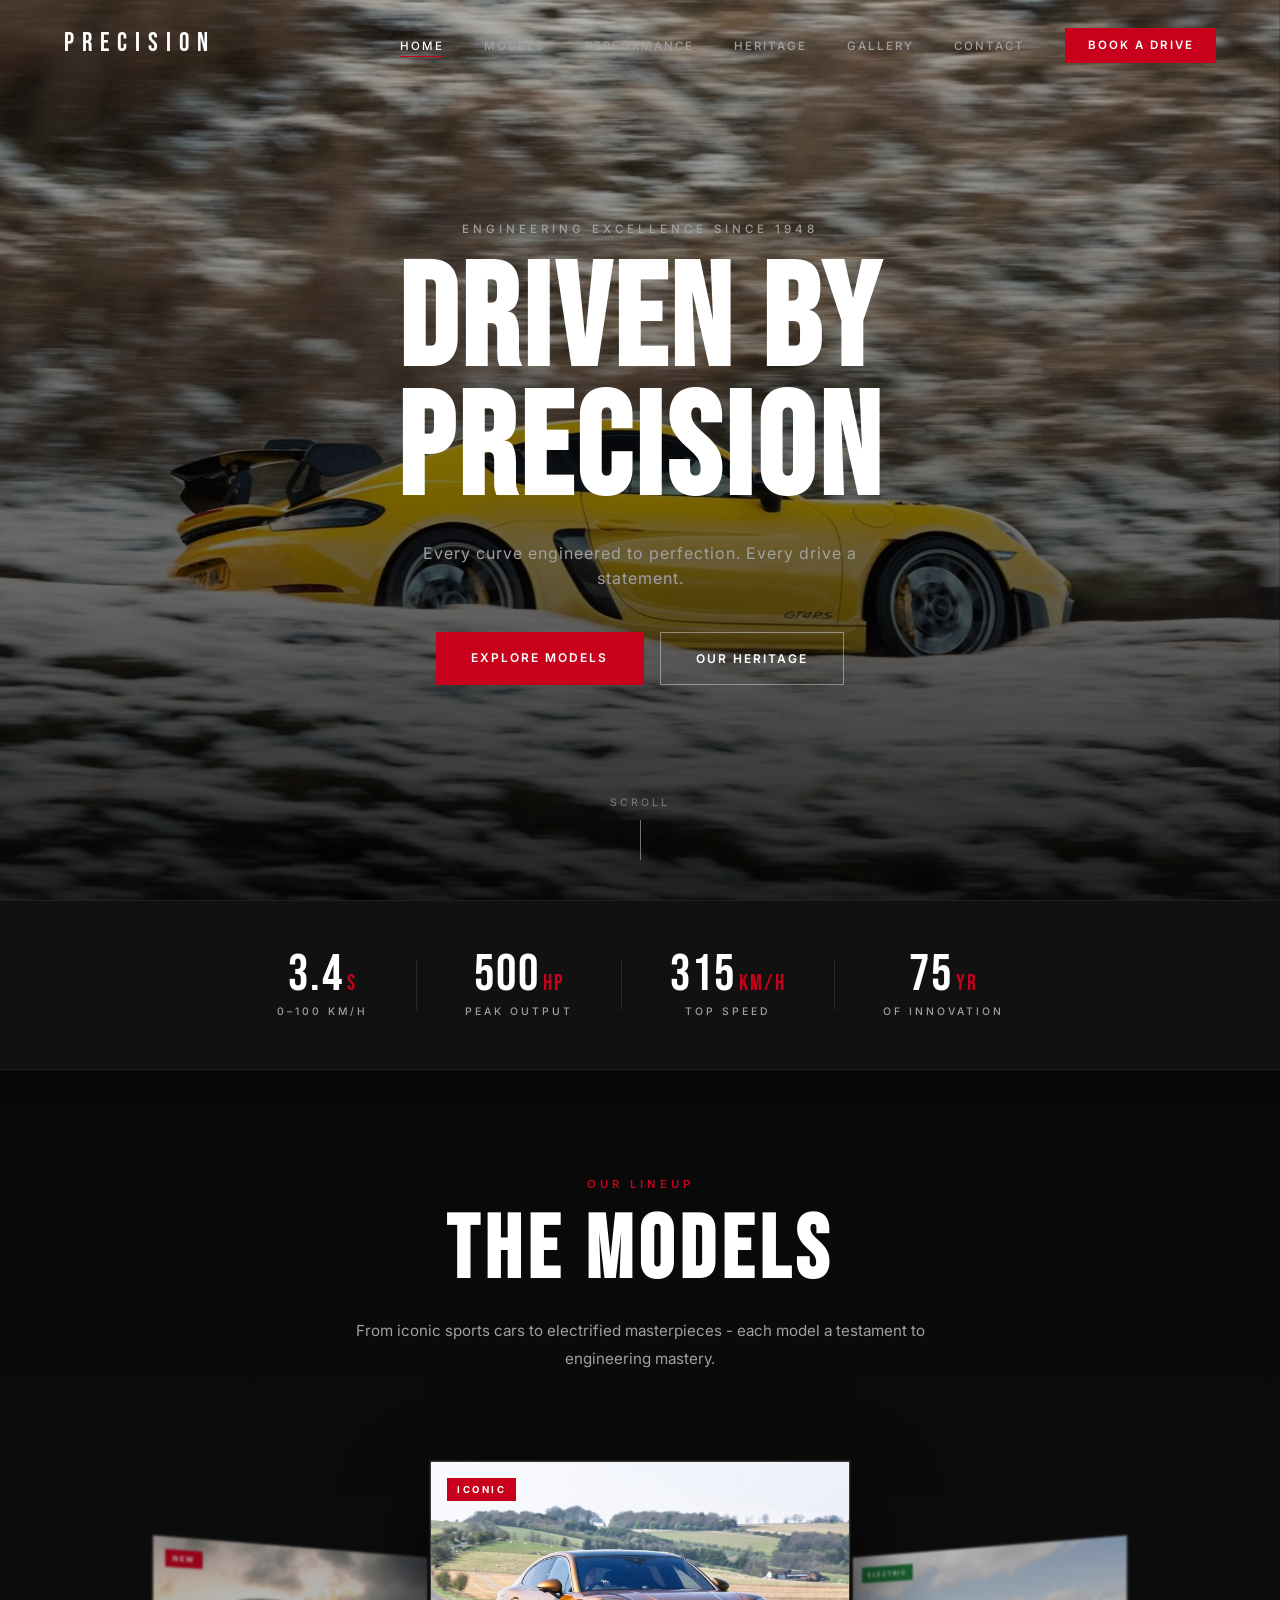
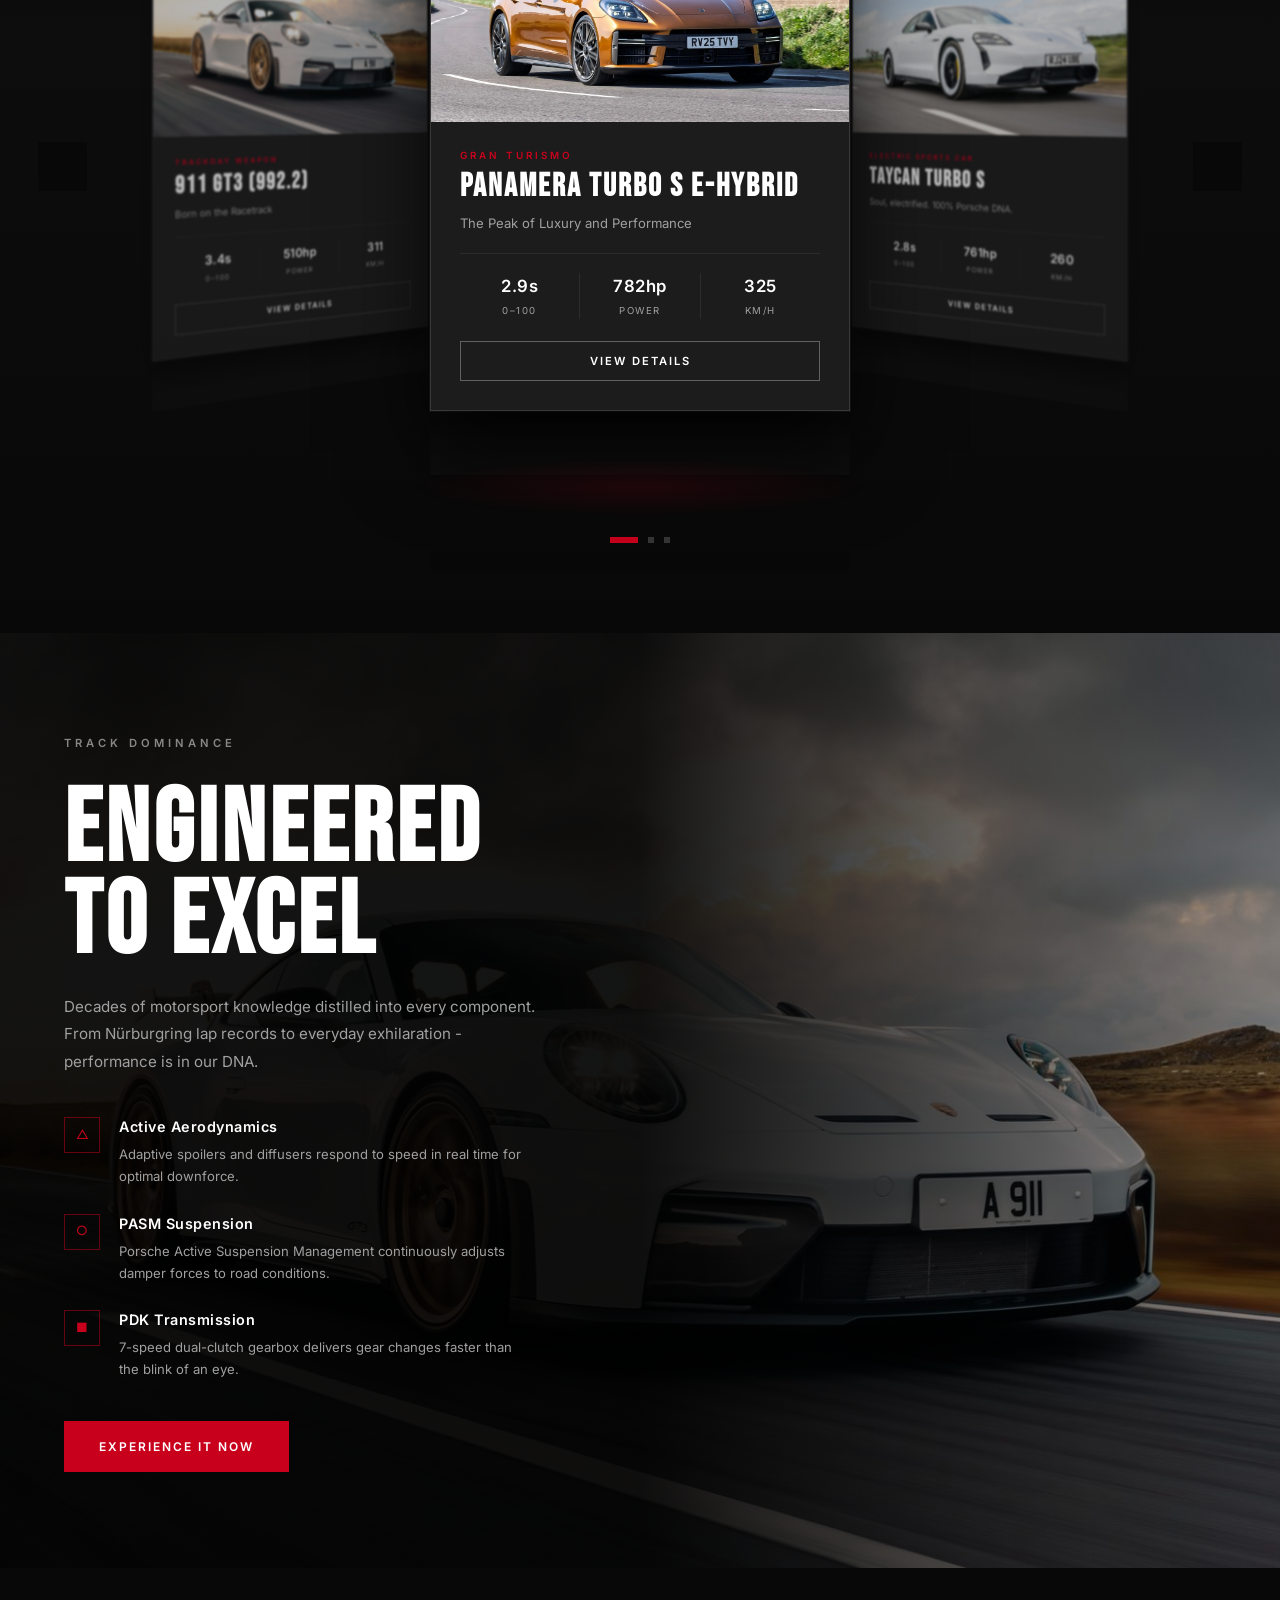
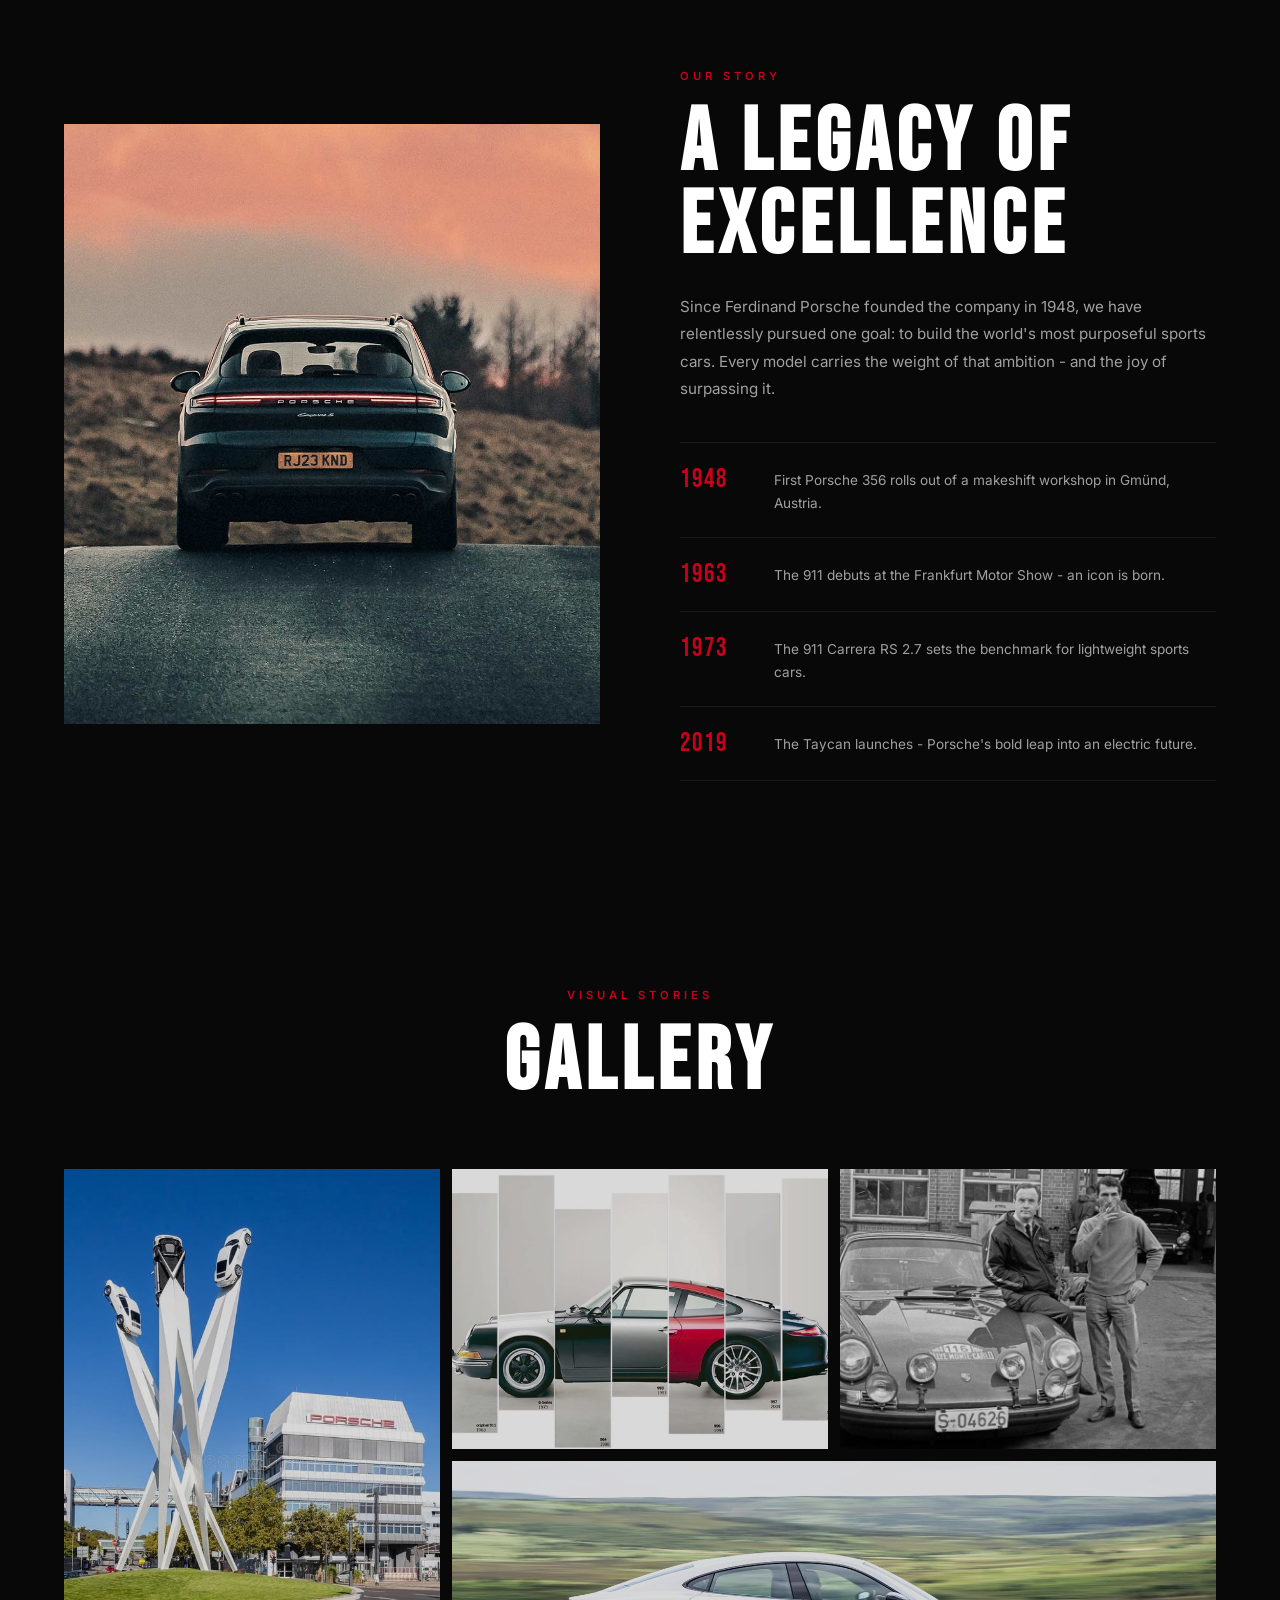
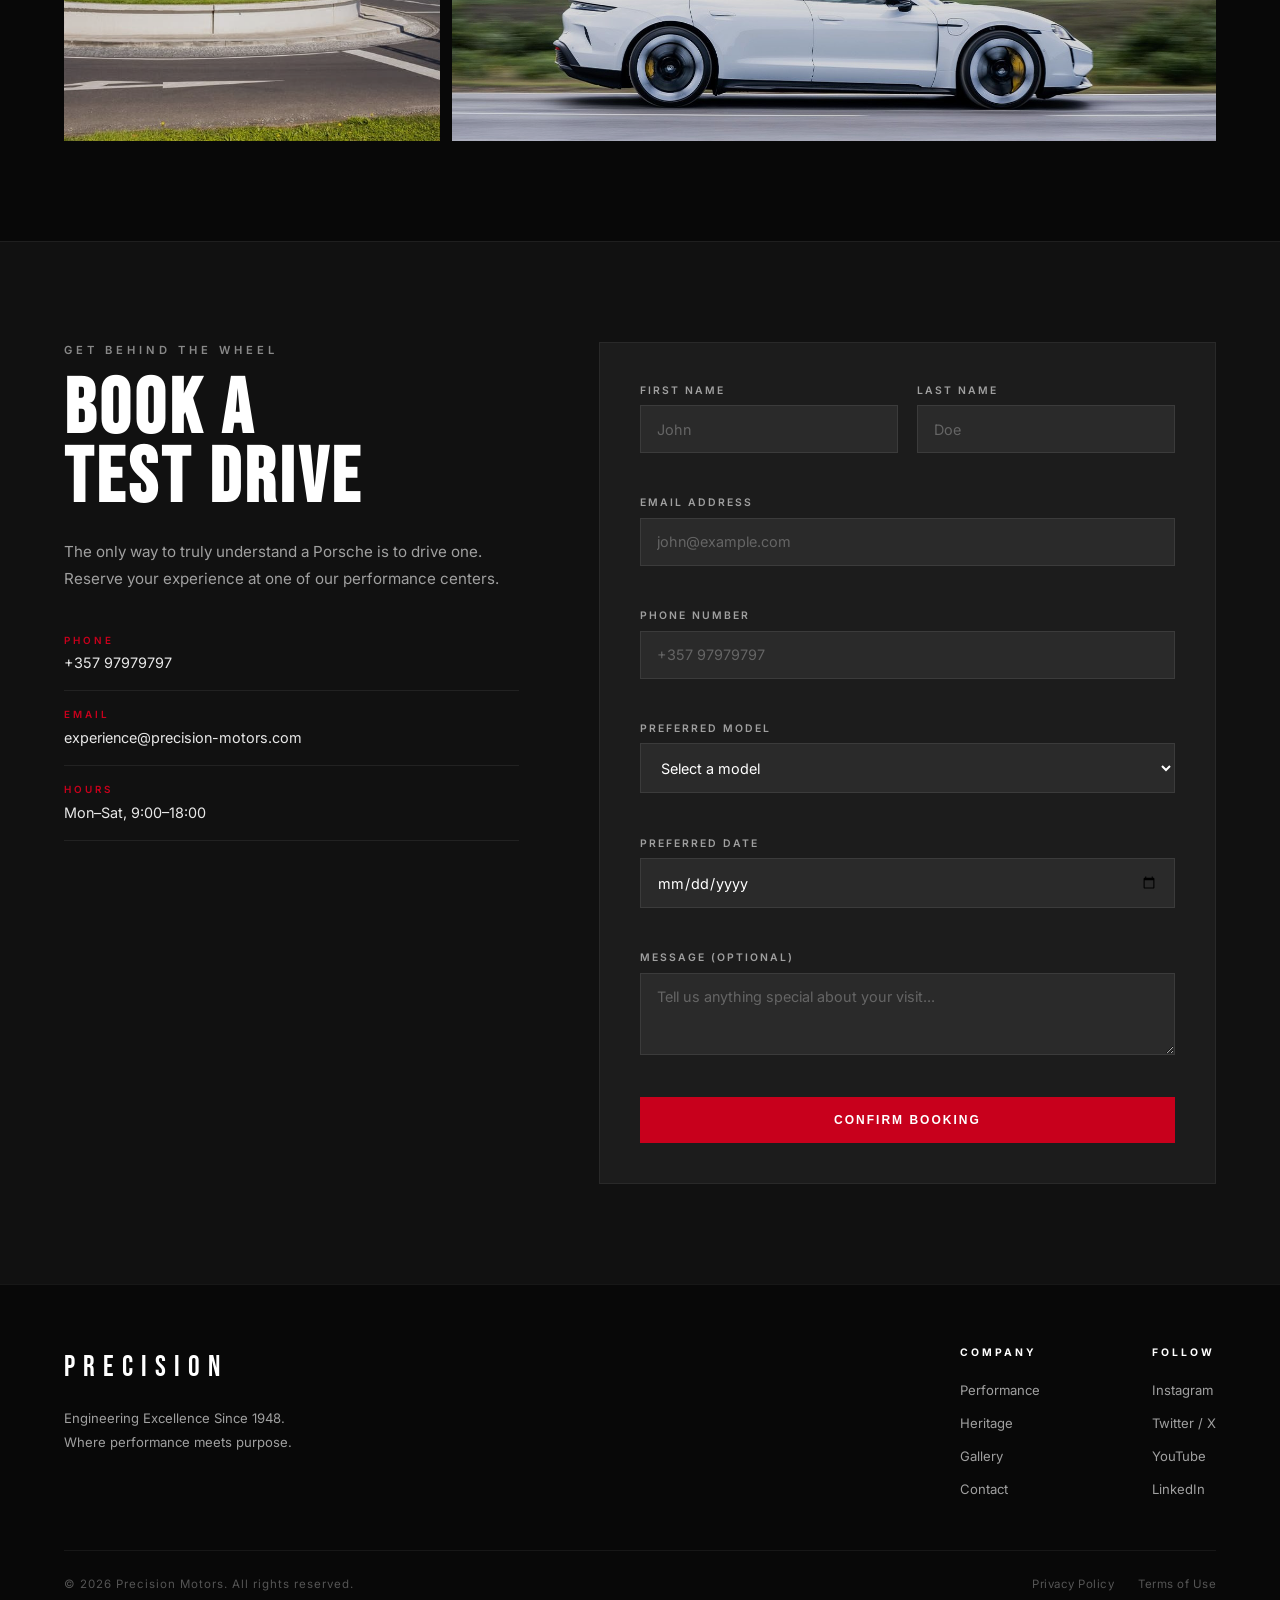
<file: index.html>
<!DOCTYPE html>
<html lang="en">
<head>
  <meta charset="UTF-8">
  <meta name="viewport" content="width=device-width, initial-scale=1.0">
  <link rel="icon" type="image/png" href="Assets/favicon/GGlGioGio.jpg">
  <title>Precision | Engineering Excellence</title>
  <link href="https://fonts.googleapis.com/css2?family=Bebas+Neue&family=Inter:wght@300;400;500;600&display=swap" rel="stylesheet">
  <link rel="stylesheet" href="css/style.css">
</head>
<body>

<nav class="navbar" id="navbar">
  <a href="#home" class="logo">PRECISION</a>
  <button class="hamburger" id="hamburger" aria-label="Toggle menu">
    <span></span><span></span><span></span>
  </button>
  <ul class="nav-links" id="nav-links">
    <li><a href="#home" class="nav-link active">Home</a></li>
    <li><a href="#models" class="nav-link">Models</a></li>
    <li><a href="#performance" class="nav-link">Performance</a></li>
    <li><a href="#heritage" class="nav-link">Heritage</a></li>
    <li><a href="#gallery" class="nav-link">Gallery</a></li>
    <li><a href="#contact" class="nav-link">Contact</a></li>
    <li><a href="#contact" class="nav-cta">Book a Drive</a></li>
  </ul>
</nav>

<section class="hero" id="home">
  <div class="hero-media">
    <img src="Assets/images/Porsche_Cayman_GT4_RS_2022_Drive.jpg" alt="Porsche 911" class="hero-img">
  </div>
  <div class="hero-overlay"></div>
  <div class="hero-content">
    <span class="hero-eyebrow">Engineering Excellence Since 1948</span>
    <h1 class="hero-headline">DRIVEN BY<br>PRECISION</h1>
    <p class="hero-sub">Every curve engineered to perfection. Every drive a statement.</p>
    <div class="hero-actions">
      <a href="#models" class="btn-primary">Explore Models</a>
      <a href="#heritage" class="btn-ghost">Our Heritage</a>
    </div>
  </div>
  <div class="hero-scroll-hint">
    <span>Scroll</span>
    <div class="scroll-line"></div>
  </div>
</section>

<section class="stats-strip">
  <div class="stat-item">
    <span class="stat-num">3.4<small>s</small></span>
    <span class="stat-label">0–100 km/h</span>
  </div>
  <div class="stat-divider"></div>
  <div class="stat-item">
    <span class="stat-num">500<small>hp</small></span>
    <span class="stat-label">Peak Output</span>
  </div>
  <div class="stat-divider"></div>
  <div class="stat-item">
    <span class="stat-num">315<small>km/h</small></span>
    <span class="stat-label">Top Speed</span>
  </div>
  <div class="stat-divider"></div>
  <div class="stat-item">
    <span class="stat-num">75<small>yr</small></span>
    <span class="stat-label">Of Innovation</span>
  </div>
</section>

<section class="models-section" id="models">
  <div class="section-header">
    <span class="section-eyebrow">Our Lineup</span>
    <h2 class="section-title">THE MODELS</h2>
    <p class="section-desc">From iconic sports cars to electrified masterpieces - each model a testament to engineering mastery.</p>
  </div>

  <div class="coverflow-scene" id="covScene">
    <div class="coverflow-stage" id="covStage">

      <div class="cov-card" data-index="0" data-model="Panamera Turbo S E-Hybrid">
        <div class="cov-card-inner">
          <div class="cov-img-wrap">
            <img src="Assets/images/2025_Porsche_Panamera_Turbo_S_E-Hybrid/2025_Porsche_Panamera_Turbo_S_E-Hybrid_Front.jpg" alt="Panamera Turbo S E-Hybrid">
            <div class="cov-badge">Iconic</div>
          </div>
          <div class="cov-info">
            <span class="cov-cat">Gran Turismo</span>
            <h3 class="cov-name">Panamera Turbo S E-Hybrid</h3>
            <p class="cov-tagline">The Peak of Luxury and Performance</p>
            <div class="cov-specs">
              <div class="cov-spec"><strong>2.9s</strong><span>0–100</span></div>
              <div class="cov-spec"><strong>782hp</strong><span>Power</span></div>
              <div class="cov-spec"><strong>325</strong><span>km/h</span></div>
            </div>
            <button class="cov-details-btn" data-model="Panamera Turbo S E-Hybrid">View Details</button>
          </div>
        </div>
        <div class="cov-reflection"></div>
      </div>

      <div class="cov-card" data-index="1" data-model="Taycan Turbo S">
        <div class="cov-card-inner">
          <div class="cov-img-wrap">
            <img src="Assets/images/2024_Porsche_Taycan_Turbo_S_2024/2024_Porsche_Taycan_Turbo_S_Front.jpg" alt="Taycan Turbo S">
            <div class="cov-badge electric">Electric</div>
          </div>
          <div class="cov-info">
            <span class="cov-cat">Electric Sports Car</span>
            <h3 class="cov-name">Taycan Turbo S</h3>
            <p class="cov-tagline">Soul, electrified. 100% Porsche DNA.</p>
            <div class="cov-specs">
              <div class="cov-spec"><strong>2.8s</strong><span>0–100</span></div>
              <div class="cov-spec"><strong>761hp</strong><span>Power</span></div>
              <div class="cov-spec"><strong>260</strong><span>km/h</span></div>
            </div>
            <button class="cov-details-btn" data-model="Taycan Turbo S">View Details</button>
          </div>
        </div>
        <div class="cov-reflection"></div>
      </div>

      <div class="cov-card" data-index="2" data-model="911 GT3 (992.2)">
        <div class="cov-card-inner">
          <div class="cov-img-wrap">
            <img src="Assets/images/2025_Porsche_911_GT3_(992.2)/2025_Porsche_911_GT3_(992.2)_Front.jpg" alt="911 GT3 (992.2)">
            <div class="cov-badge">New</div>
          </div>
          <div class="cov-info">
            <span class="cov-cat">Trackday Weapon</span>
            <h3 class="cov-name">911 GT3 (992.2)</h3>
            <p class="cov-tagline">Born on the Racetrack</p>
            <div class="cov-specs">
              <div class="cov-spec"><strong>3.4s</strong><span>0–100</span></div>
              <div class="cov-spec"><strong>510hp</strong><span>Power</span></div>
              <div class="cov-spec"><strong>311</strong><span>km/h</span></div>
            </div>
            <button class="cov-details-btn" data-model="911 GT3 (992.2)">View Details</button>
          </div>
        </div>
        <div class="cov-reflection"></div>
      </div>


    </div>

    <button class="cov-nav-btn cov-prev" id="covPrev" aria-label="Previous model">
      <svg width="20" height="20" viewBox="0 0 20 20" fill="none"><path d="M13 4L7 10L13 16" stroke="white" stroke-width="1.5" stroke-linecap="round" stroke-linejoin="round"/></svg>
    </button>
    <button class="cov-nav-btn cov-next" id="covNext" aria-label="Next model">
      <svg width="20" height="20" viewBox="0 0 20 20" fill="none"><path d="M7 4L13 10L7 16" stroke="white" stroke-width="1.5" stroke-linecap="round" stroke-linejoin="round"/></svg>
    </button>
  </div>

  <div class="cov-pagination" id="covPagination"></div>
</section>

<section class="performance-section" id="performance">
  <div class="perf-bg">
    <img src="Assets/images/2025_Porsche_911_GT3_(992.2)_Front.jpg" alt="Performance" class="perf-bg-img">
    <div class="perf-overlay"></div>
  </div>
  <div class="perf-content">
    <span class="section-eyebrow light">Track Dominance</span>
    <h2 class="perf-title">ENGINEERED<br>TO EXCEL</h2>
    <p class="perf-desc">Decades of motorsport knowledge distilled into every component. From Nürburgring lap records to everyday exhilaration - performance is in our DNA.</p>
    <div class="perf-features">
      <div class="perf-feature">
        <div class="perf-icon">&#9651;</div>
        <div>
          <strong>Active Aerodynamics</strong>
          <p>Adaptive spoilers and diffusers respond to speed in real time for optimal downforce.</p>
        </div>
      </div>
      <div class="perf-feature">
        <div class="perf-icon">&#9675;</div>
        <div>
          <strong>PASM Suspension</strong>
          <p>Porsche Active Suspension Management continuously adjusts damper forces to road conditions.</p>
        </div>
      </div>
      <div class="perf-feature">
        <div class="perf-icon">&#9632;</div>
        <div>
          <strong>PDK Transmission</strong>
          <p>7-speed dual-clutch gearbox delivers gear changes faster than the blink of an eye.</p>
        </div>
      </div>
    </div>
    <a href="#contact" class="btn-primary">Experience It Now</a>
  </div>
</section>

<section class="heritage-section" id="heritage">
  <div class="heritage-grid">
    <div class="heritage-media">
      <img src="Assets/images/porsche_cayenne_s_rear.jpg" alt="Heritage">
    </div>
    <div class="heritage-content">
      <span class="section-eyebrow">Our Story</span>
      <h2 class="section-title">A LEGACY OF<br>EXCELLENCE</h2>
      <p>Since Ferdinand Porsche founded the company in 1948, we have relentlessly pursued one goal: to build the world's most purposeful sports cars. Every model carries the weight of that ambition - and the joy of surpassing it.</p>
      <div class="heritage-milestones">
        <div class="milestone">
          <span class="milestone-year">1948</span>
          <span class="milestone-text">First Porsche 356 rolls out of a makeshift workshop in Gmünd, Austria.</span>
        </div>
        <div class="milestone">
          <span class="milestone-year">1963</span>
          <span class="milestone-text">The 911 debuts at the Frankfurt Motor Show - an icon is born.</span>
        </div>
        <div class="milestone">
          <span class="milestone-year">1973</span>
          <span class="milestone-text">The 911 Carrera RS 2.7 sets the benchmark for lightweight sports cars.</span>
        </div>
        <div class="milestone">
          <span class="milestone-year">2019</span>
          <span class="milestone-text">The Taycan launches - Porsche's bold leap into an electric future.</span>
        </div>
      </div>
    </div>
  </div>
</section>

<section class="gallery-section" id="gallery">
  <div class="section-header">
    <span class="section-eyebrow">Visual Stories</span>
    <h2 class="section-title">GALLERY</h2>
  </div>
  <div class="gallery-grid">
    <div class="gallery-item tall">
      <img src="Assets/images/Porsche_Headquarters.jpg" alt="Porsche Headquarters">
    </div>
    <div class="gallery-item">
      <img src="Assets/images/Porsche_Cars_Timeline.jpg" alt="Porsche Cars Timeline">
    </div>
    <div class="gallery-item">
      <img src="Assets/images/Porsche_History.jpg" alt="Porsche History">
    </div>
    <div class="gallery-item wide">
      <img src="Assets/images/2024_Porsche_Taycan_Turbo_S_From_Right.png" alt="Ferdinand Alexander">
    </div>
  </div>
</section>

<section class="contact-section" id="contact">
  <div class="contact-inner">
    <div class="contact-info">
      <span class="section-eyebrow light">Get Behind the Wheel</span>
      <h2 class="contact-title">BOOK A<br>TEST DRIVE</h2>
      <p>The only way to truly understand a Porsche is to drive one. Reserve your experience at one of our performance centers.</p>
      <div class="contact-details">
        <div class="contact-detail-item">
          <span class="detail-label">Phone</span>
          <span>+357 97979797</span>
        </div>
        <div class="contact-detail-item">
          <span class="detail-label">Email</span>
          <span>experience@precision-motors.com</span>
        </div>
        <div class="contact-detail-item">
          <span class="detail-label">Hours</span>
          <span>Mon–Sat, 9:00–18:00</span>
        </div>
      </div>
    </div>
    <div class="contact-form-wrap">
      <form class="contact-form" id="contactForm" novalidate>
        <div class="form-row">
          <div class="form-field">
            <label>First Name</label>
            <input type="text" placeholder="John" autocomplete="given-name">
            <p class="form-error" aria-live="polite"></p>
          </div>
          <div class="form-field">
            <label>Last Name</label>
            <input type="text" placeholder="Doe" autocomplete="family-name">
            <p class="form-error" aria-live="polite"></p>
          </div>
        </div>
        <div class="form-field">
          <label>Email Address</label>
          <input type="email" placeholder="john@example.com" autocomplete="email">
          <p class="form-error" aria-live="polite"></p>
        </div>
        <div class="form-field">
          <label>Phone Number</label>
          <input type="tel" placeholder="+357 97979797" autocomplete="tel">
          <p class="form-error" aria-live="polite"></p>
        </div>
        <div class="form-field">
          <label>Preferred Model</label>
          <select>
            <option value="" disabled selected>Select a model</option>
            <option>Panamera Turbo S E-Hybrid</option>
            <option>Taycan Turbo S</option>
            <option>911 GT3 (992.2)</option>
          </select>
          <p class="form-error" aria-live="polite"></p>
        </div>
        <div class="form-field">
          <label>Preferred Date</label>
          <input type="date">
          <p class="form-error" aria-live="polite"></p>
        </div>
        <div class="form-field">
          <label>Message (Optional)</label>
          <textarea placeholder="Tell us anything special about your visit..." rows="3" maxlength="500"></textarea>
          <p class="form-error" aria-live="polite"></p>
        </div>
        <button type="submit" class="btn-primary full-width">Confirm Booking</button>
      </form>
    </div>
  </div>
</section>

<footer class="footer">
  <div class="footer-inner">
    <div class="footer-brand">
      <div class="footer-logo">PRECISION</div>
      <p>Engineering Excellence Since 1948.<br>Where performance meets purpose.</p>
    </div>
    <div class="footer-links">

      <div class="footer-col">
        <span class="footer-col-title">Company</span>
        <a href="#performance">Performance</a>
        <a href="#heritage">Heritage</a>
        <a href="#gallery">Gallery</a>
        <a href="#contact">Contact</a>
      </div>
      <div class="footer-col">
        <span class="footer-col-title">Follow</span>
        <a href="https://www.instagram.com">Instagram</a>
        <a href="https://x.com">Twitter / X</a>
        <a href="https://youtube.com">YouTube</a>
        <a href="https://www.linkedin.com/in/giorgikhelaia/">LinkedIn</a>
      </div>
    </div>
  </div>
  <div class="footer-bottom">
    <p>&copy; 2026 Precision Motors. All rights reserved.</p>
    <div class="footer-legal">
      <a href="#">Privacy Policy</a>
      <a href="#">Terms of Use</a>
    </div>
  </div>
</footer>

<div id="toast" class="toast">Booking confirmed! We'll be in touch shortly.</div>

<script src="js/modal.js"></script>
<script src="js/navigation.js"></script>
<script src="js/form.js"></script>
<script src="js/reveal.js"></script>
<script src="js/carousel.js"></script>
</body>
</html>
</file>
<file: css/style.css>
*, *::before, *::after { margin: 0; padding: 0; box-sizing: border-box; }

:root {
  --black: #080808;
  --dark: #111111;
  --grey: #1c1c1c;
  --grey2: #2a2a2a;
  --red: #c8001c;
  --red-dark: #9e0016;
  --white: #ffffff;
  --silver: #a0a0a0;
  --light: #e8e8e8;
  --font-display: 'Bebas Neue', sans-serif;
  --font-body: 'Inter', sans-serif;
  --transition: 0.35s cubic-bezier(0.25, 0.46, 0.45, 0.94);
}

html { scroll-behavior: smooth; }

body {
  background: var(--black);
  color: var(--white);
  font-family: var(--font-body);
  overflow-x: hidden;
  line-height: 1.6;
}

img { display: block; max-width: 100%; }
a { color: inherit; text-decoration: none; }

.navbar {
  position: fixed;
  top: 0; left: 0; right: 0;
  z-index: 1000;
  display: flex;
  align-items: center;
  justify-content: space-between;
  padding: 1.5rem 5%;
  transition: background var(--transition), padding var(--transition);
}

.navbar.scrolled {
  background: rgba(8,8,8,0.97);
  backdrop-filter: blur(10px);
  padding: 1rem 5%;
  border-bottom: 1px solid rgba(255,255,255,0.06);
}

.logo {
  font-family: var(--font-display);
  font-size: 1.6rem;
  letter-spacing: 8px;
  color: var(--white);
}

.nav-links {
  list-style: none;
  display: flex;
  align-items: center;
  gap: 2.5rem;
}

.nav-link {
  font-size: 0.72rem;
  font-weight: 500;
  letter-spacing: 2px;
  text-transform: uppercase;
  color: var(--silver);
  transition: color var(--transition);
  position: relative;
}

.nav-link::after {
  content: '';
  position: absolute;
  bottom: -4px; left: 0;
  width: 0; height: 1px;
  background: var(--red);
  transition: width var(--transition);
}

.nav-link:hover, .nav-link.active { color: var(--white); }
.nav-link:hover::after, .nav-link.active::after { width: 100%; }

.nav-cta {
  font-size: 0.72rem;
  font-weight: 600;
  letter-spacing: 2px;
  text-transform: uppercase;
  background: var(--red);
  color: var(--white);
  padding: 0.65rem 1.4rem;
  transition: background var(--transition), transform var(--transition);
  white-space: nowrap;
}

.nav-cta:hover { background: var(--red-dark); transform: scale(1.03); }

.hamburger {
  display: none;
}

.hamburger span {
  display: block;
  width: 24px;
  height: 1.5px;
  background: var(--white);
  transition: var(--transition);
}

.hamburger.open span:nth-child(1) { transform: rotate(45deg) translate(4.5px, 4.5px); }
.hamburger.open span:nth-child(2) { opacity: 0; }
.hamburger.open span:nth-child(3) { transform: rotate(-45deg) translate(4.5px, -4.5px); }

.hero {
  position: relative;
  height: 100vh;
  min-height: 600px;
  display: flex;
  align-items: center;
  justify-content: center;
  text-align: center;
  overflow: hidden;
}

.hero-media { position: absolute; inset: 0; }

.hero-img {
  width: 100%;
  height: 100%;
  object-fit: cover;
  transform: scale(1.05);
  animation: heroZoom 12s ease-out forwards;
}

@keyframes heroZoom {
  to { transform: scale(1); }
}

.hero-overlay {
  position: absolute;
  inset: 0;
  background: linear-gradient(to bottom, rgba(0,0,0,0.25) 0%, rgba(0,0,0,0.55) 60%, rgba(0,0,0,0.85) 100%);
  z-index: 1;
}

.hero-content {
  position: relative;
  z-index: 2;
  max-width: 900px;
  padding: 0 1.5rem;
  animation: heroFadeUp 1.2s 0.4s both;
}

@keyframes heroFadeUp {
  from { opacity: 0; transform: translateY(40px); }
  to { opacity: 1; transform: translateY(0); }
}

.hero-eyebrow {
  display: inline-block;
  font-size: 0.72rem;
  font-weight: 500;
  letter-spacing: 4px;
  text-transform: uppercase;
  color: var(--silver);
  margin-bottom: 1.2rem;
}

.hero-headline {
  font-family: var(--font-display);
  font-size: clamp(4.5rem, 12vw, 9rem);
  line-height: 0.9;
  letter-spacing: 4px;
  margin-bottom: 1.5rem;
}

.hero-sub {
  font-size: 1rem;
  color: var(--silver);
  letter-spacing: 1px;
  margin-bottom: 2.5rem;
  max-width: 500px;
  margin-left: auto;
  margin-right: auto;
}

.hero-actions { display: flex; gap: 1rem; justify-content: center; flex-wrap: wrap; }

.hero-scroll-hint {
  position: absolute;
  bottom: 2.5rem;
  left: 50%;
  transform: translateX(-50%);
  z-index: 2;
  display: flex;
  flex-direction: column;
  align-items: center;
  gap: 8px;
  font-size: 0.65rem;
  letter-spacing: 3px;
  text-transform: uppercase;
  color: var(--silver);
  opacity: 0.7;
}

.scroll-line {
  width: 1px;
  height: 40px;
  background: var(--silver);
  animation: scrollBounce 2s ease-in-out infinite;
}

@keyframes scrollBounce {
  0%, 100% { transform: scaleY(1); opacity: 0.7; }
  50% { transform: scaleY(0.5); opacity: 0.3; }
}

.btn-primary {
  display: inline-block;
  background: var(--red);
  color: var(--white);
  padding: 1rem 2.2rem;
  font-size: 0.75rem;
  font-weight: 600;
  letter-spacing: 2px;
  text-transform: uppercase;
  border: none;
  cursor: pointer;
  transition: background var(--transition), transform var(--transition);
}

.btn-primary:hover { background: var(--red-dark); transform: scale(1.03); }
.btn-primary.full-width { width: 100%; text-align: center; }

.btn-ghost {
  display: inline-block;
  background: transparent;
  color: var(--white);
  padding: 1rem 2.2rem;
  font-size: 0.75rem;
  font-weight: 600;
  letter-spacing: 2px;
  text-transform: uppercase;
  border: 1px solid rgba(255,255,255,0.4);
  cursor: pointer;
  transition: background var(--transition), border-color var(--transition);
}

.btn-ghost:hover { background: rgba(255,255,255,0.1); border-color: rgba(255,255,255,0.7); }

.stats-strip {
  display: flex;
  align-items: center;
  justify-content: center;
  flex-wrap: wrap;
  gap: 0;
  background: var(--dark);
  border-top: 1px solid rgba(255,255,255,0.06);
  border-bottom: 1px solid rgba(255,255,255,0.06);
  padding: 2.5rem 5%;
}

.stat-item {
  display: flex;
  flex-direction: column;
  align-items: center;
  gap: 4px;
  padding: 0.5rem 3rem;
  text-align: center;
}

.stat-divider {
  width: 1px;
  height: 50px;
  background: rgba(255,255,255,0.1);
}

.stat-num {
  font-family: var(--font-display);
  font-size: 3.2rem;
  line-height: 1;
  letter-spacing: 2px;
  color: var(--white);
}

.stat-num small { font-size: 1.4rem; color: var(--red); margin-left: 3px; }

.stat-label {
  font-size: 0.65rem;
  letter-spacing: 3px;
  text-transform: uppercase;
  color: var(--silver);
  font-weight: 500;
}

.section-header {
  text-align: center;
  padding: 0 5%;
  margin-bottom: 4rem;
}

.section-eyebrow {
  display: inline-block;
  font-size: 0.7rem;
  font-weight: 600;
  letter-spacing: 4px;
  text-transform: uppercase;
  color: var(--red);
  margin-bottom: 1rem;
}

.section-eyebrow.light { color: rgba(255,255,255,0.5); }

.section-title {
  font-family: var(--font-display);
  font-size: clamp(2.8rem, 7vw, 5.5rem);
  letter-spacing: 6px;
  line-height: 0.95;
  color: var(--white);
}

.section-desc {
  max-width: 600px;
  margin: 1.5rem auto 0;
  color: var(--silver);
  font-size: 0.95rem;
  line-height: 1.8;
}

.models-section {
  padding: 100px 0 90px;
  overflow: visible;
  background: linear-gradient(180deg, var(--black) 0%, #0d0d0d 50%, var(--black) 100%);
  clip-path: inset(0 -1px);
}

.coverflow-scene {
  position: relative;
  width: 100%;
  display: flex;
  align-items: center;
  justify-content: center;
  perspective: 1400px;
  perspective-origin: 50% 40%;
  user-select: none;
  overflow-x: clip;
  overflow-y: visible;
}

.coverflow-stage {
  position: relative;
  width: 100%;
  display: flex;
  align-items: center;
  justify-content: center;
  transform-style: preserve-3d;
}

.cov-card {
  position: absolute;
  width: 420px;
  cursor: pointer;
  transform-origin: center center;
  transform-style: preserve-3d;
  will-change: transform, opacity, filter;
}

.cov-card-inner {
  background: var(--grey);
  border: 1px solid rgba(255,255,255,0.07);
  overflow: hidden;
  transition: box-shadow 0.72s ease;
  position: relative;
}

.cov-card.is-active .cov-card-inner {
  border-color: rgba(255,255,255,0.12);
}

.cov-img-wrap {
  position: relative;
  overflow: hidden;
  height: 260px;
}

.cov-img-wrap img {
  width: 100%;
  height: 100%;
  object-fit: cover;
  transition: transform 0.8s cubic-bezier(0.25, 0.46, 0.45, 0.94);
}

.cov-card.is-active .cov-img-wrap img {
  transform: scale(1.02);
}

.cov-badge {
  position: absolute;
  top: 1rem;
  left: 1rem;
  background: var(--red);
  color: var(--white);
  font-size: 0.6rem;
  font-weight: 700;
  letter-spacing: 2.5px;
  text-transform: uppercase;
  padding: 4px 10px;
  z-index: 2;
}

.cov-badge.electric { background: #1a7f3c; }
.cov-badge.new { background: #1a7f3c; }

.cov-info {
  padding: 1.6rem 1.8rem 1.8rem;
}

.cov-cat {
  display: block;
  font-size: 0.62rem;
  letter-spacing: 3px;
  text-transform: uppercase;
  color: var(--red);
  font-weight: 600;
  margin-bottom: 0.5rem;
}

.cov-name {
  font-family: var(--font-display);
  font-size: 2rem;
  letter-spacing: 2px;
  line-height: 1;
  margin-bottom: 0.6rem;
  color: var(--white);
}

.cov-tagline {
  font-size: 0.82rem;
  color: var(--silver);
  line-height: 1.6;
  margin-bottom: 1.2rem;
  display: block;
}

.cov-specs {
  display: flex;
  gap: 0;
  margin-bottom: 1.4rem;
  border-top: 1px solid rgba(255,255,255,0.07);
  padding-top: 1.2rem;
}

.cov-spec {
  flex: 1;
  display: flex;
  flex-direction: column;
  gap: 3px;
  text-align: center;
  padding: 0 0.5rem;
  border-right: 1px solid rgba(255,255,255,0.07);
}

.cov-spec:last-child { border-right: none; }

.cov-spec strong {
  font-size: 1.05rem;
  font-weight: 600;
  color: var(--white);
  letter-spacing: 0.5px;
}

.cov-spec span {
  font-size: 0.6rem;
  letter-spacing: 1.5px;
  text-transform: uppercase;
  color: var(--silver);
}

.cov-details-btn {
  width: 100%;
  background: transparent;
  border: 1px solid rgba(255,255,255,0.2);
  color: var(--white);
  padding: 0.75rem 1.5rem;
  font-size: 0.7rem;
  font-weight: 600;
  letter-spacing: 2px;
  text-transform: uppercase;
  cursor: pointer;
  transition: background var(--transition), border-color var(--transition);
  font-family: var(--font-body);
}

.cov-details-btn:hover {
  background: var(--red);
  border-color: var(--red);
}

.cov-card.is-active .cov-details-btn {
  border-color: rgba(255,255,255,0.3);
}

.cov-reflection {
  height: 60px;
  background: linear-gradient(to bottom, rgba(255,255,255,0.03) 0%, transparent 100%);
  transform: scaleY(-1) translateY(-2px);
  pointer-events: none;
  opacity: 0.5;
  margin-top: 2px;
}

.cov-nav-btn {
  position: absolute;
  top: 50%;
  transform: translateY(-50%);
  z-index: 30;
  background: rgba(8,8,8,0.7);
  border: 1px solid rgba(255,255,255,0.15);
  color: var(--white);
  width: 48px;
  height: 48px;
  min-width: 48px;
  min-height: 48px;
  display: flex;
  align-items: center;
  justify-content: center;
  cursor: pointer;
  transition: background var(--transition), border-color var(--transition), transform var(--transition);
  backdrop-filter: blur(8px);
  flex-shrink: 0;
}

.cov-nav-btn:hover {
  background: var(--red);
  border-color: var(--red);
}

.cov-prev { left: 3%; }
.cov-next { right: 3%; }

.cov-pagination {
  display: flex;
  justify-content: center;
  gap: 10px;
  margin-top: 2.5rem;
}

.cov-dot {
  width: 6px;
  height: 6px;
  background: rgba(255,255,255,0.18);
  border: none;
  cursor: pointer;
  transition: background var(--transition), width var(--transition);
  border-radius: 0;
}

.cov-dot.active {
  background: var(--red);
  width: 28px;
}

.coverflow-scene::after {
  content: '';
  position: absolute;
  bottom: -20px;
  left: 50%;
  transform: translateX(-50%);
  width: 460px;
  height: 60px;
  background: radial-gradient(ellipse at center, rgba(200,0,28,0.12) 0%, transparent 70%);
  pointer-events: none;
  z-index: 0;
}

.performance-section {
  position: relative;
  min-height: 90vh;
  display: flex;
  align-items: center;
  overflow: hidden;
}

.perf-bg { position: absolute; inset: 0; }

.perf-bg-img {
  width: 100%;
  height: 100%;
  object-fit: cover;
  object-position: center;
}

.perf-overlay {
  position: absolute;
  inset: 0;
  background: linear-gradient(to right, rgba(0,0,0,0.92) 50%, rgba(0,0,0,0.3) 100%);
}

.perf-content {
  position: relative;
  z-index: 2;
  max-width: 600px;
  padding: 6rem 5%;
}

.perf-title {
  font-family: var(--font-display);
  font-size: clamp(3.5rem, 8vw, 6.5rem);
  letter-spacing: 4px;
  line-height: 0.9;
  margin: 1rem 0 1.5rem;
}

.perf-desc {
  color: var(--silver);
  font-size: 0.95rem;
  line-height: 1.8;
  margin-bottom: 2.5rem;
}

.perf-features { display: flex; flex-direction: column; gap: 1.5rem; margin-bottom: 2.5rem; }

.perf-feature {
  display: flex;
  gap: 1.2rem;
  align-items: flex-start;
}

.perf-icon {
  width: 36px;
  height: 36px;
  border: 1px solid rgba(200,0,28,0.5);
  display: flex;
  align-items: center;
  justify-content: center;
  font-size: 0.8rem;
  color: var(--red);
  flex-shrink: 0;
  margin-top: 2px;
}

.perf-feature strong {
  display: block;
  font-size: 0.9rem;
  font-weight: 600;
  margin-bottom: 0.3rem;
  letter-spacing: 0.5px;
}

.perf-feature p { font-size: 0.82rem; color: var(--silver); line-height: 1.7; }

.heritage-section { padding: 100px 5%; }

.heritage-grid {
  display: grid;
  grid-template-columns: 1fr 1fr;
  gap: 80px;
  align-items: center;
  max-width: 1300px;
  margin: 0 auto;
}

.heritage-media img {
  width: 100%;
  height: 600px;
  object-fit: cover;
  filter: grayscale(20%);
}

.heritage-content .section-eyebrow { display: block; }

.heritage-content > p {
  color: var(--silver);
  line-height: 1.8;
  font-size: 0.95rem;
  margin: 1.5rem 0 2.5rem;
}

.heritage-milestones { display: flex; flex-direction: column; gap: 0; }

.milestone {
  display: flex;
  gap: 1.5rem;
  padding: 1.4rem 0;
  border-bottom: 1px solid rgba(255,255,255,0.07);
  align-items: flex-start;
}

.milestone:first-child { border-top: 1px solid rgba(255,255,255,0.07); }

.milestone-year {
  font-family: var(--font-display);
  font-size: 1.6rem;
  letter-spacing: 2px;
  color: var(--red);
  min-width: 70px;
  line-height: 1.1;
}

.milestone-text { font-size: 0.85rem; color: var(--silver); line-height: 1.7; padding-top: 3px; }

.gallery-section { padding: 100px 5%; }

.gallery-grid {
  display: grid;
  grid-template-columns: repeat(3, 1fr);
  grid-template-rows: 280px 280px;
  gap: 12px;
  max-width: 1300px;
  margin: 0 auto;
}

.gallery-item { overflow: hidden; position: relative; cursor: pointer; }
.gallery-item.tall { grid-row: span 2; }
.gallery-item.wide { grid-column: span 2; }

.gallery-item img {
  width: 100%;
  height: 100%;
  object-fit: cover;
  transition: transform 0.7s ease;
  filter: brightness(0.85);
}

.gallery-item:hover img { transform: scale(1.07); filter: brightness(1); }

.contact-section {
  background: var(--dark);
  padding: 100px 5%;
  border-top: 1px solid rgba(255,255,255,0.06);
}

.contact-inner {
  display: grid;
  grid-template-columns: 1fr 1.2fr;
  gap: 80px;
  max-width: 1300px;
  margin: 0 auto;
  align-items: start;
}

.contact-info .section-eyebrow { display: block; }

.contact-title {
  font-family: var(--font-display);
  font-size: clamp(3rem, 6vw, 5rem);
  letter-spacing: 4px;
  line-height: 0.9;
  margin: 1rem 0 1.5rem;
}

.contact-info > p {
  color: var(--silver);
  font-size: 0.95rem;
  line-height: 1.8;
  margin-bottom: 2.5rem;
}

.contact-details { display: flex; flex-direction: column; gap: 1rem; }

.contact-detail-item {
  display: flex;
  flex-direction: column;
  gap: 3px;
  padding-bottom: 1rem;
  border-bottom: 1px solid rgba(255,255,255,0.07);
}

.detail-label {
  font-size: 0.62rem;
  letter-spacing: 3px;
  text-transform: uppercase;
  color: var(--red);
  font-weight: 600;
}

.contact-detail-item span:last-child { font-size: 0.9rem; color: var(--light); }

.contact-form-wrap {
  background: var(--grey);
  padding: 2.5rem;
  border: 1px solid rgba(255,255,255,0.06);
}

.contact-form { display: flex; flex-direction: column; gap: 1.2rem; }

.form-row { display: grid; grid-template-columns: 1fr 1fr; gap: 1.2rem; }

.form-field { display: flex; flex-direction: column; gap: 6px; }

.form-field label {
  font-size: 0.65rem;
  letter-spacing: 2px;
  text-transform: uppercase;
  color: var(--silver);
  font-weight: 600;
}

.form-field input,
.form-field select,
.form-field textarea {
  background: var(--grey2);
  border: 1px solid rgba(255,255,255,0.08);
  color: var(--white);
  padding: 0.9rem 1rem;
  font-size: 0.9rem;
  font-family: var(--font-body);
  outline: none;
  transition: border-color var(--transition);
  resize: vertical;
}

.form-field input:focus,
.form-field select:focus,
.form-field textarea:focus { border-color: var(--red); }

.form-field select option { background: var(--grey2); }
.form-field input::placeholder,
.form-field textarea::placeholder { color: rgba(160,160,160,0.5); }

.footer {
  background: var(--black);
  border-top: 1px solid rgba(255,255,255,0.06);
  padding: 60px 5% 0;
}

.footer-inner {
  display: grid;
  grid-template-columns: 1fr 2fr;
  gap: 60px;
  padding-bottom: 50px;
  border-bottom: 1px solid rgba(255,255,255,0.06);
  max-width: 1300px;
  margin: 0 auto;
}

.footer-logo {
  font-family: var(--font-display);
  font-size: 1.8rem;
  letter-spacing: 8px;
  margin-bottom: 1rem;
}

.footer-brand p { font-size: 0.82rem; color: var(--silver); line-height: 1.8; }

.footer-links {
  display: grid;
  grid-template-columns: auto auto;
  column-gap: 7rem;
  justify-content: end;
}

.footer-col {
  display: flex;
  flex-direction: column;
  gap: 0.75rem;
  margin-left: 0;
}

.footer-col-title {
  font-size: 0.65rem;
  letter-spacing: 3px;
  text-transform: uppercase;
  font-weight: 700;
  color: var(--white);
  margin-bottom: 0.4rem;
  text-align: left;
}

.footer-col a { 
  font-size: 0.82rem; 
  color: var(--silver); 
  transition: color var(--transition); 
}
.footer-col a:hover { 
  color: var(--white); 
}

.footer-bottom {
  display: flex;
  justify-content: space-between;
  align-items: center;
  flex-wrap: wrap;
  gap: 1rem;
  padding: 1.5rem 0;
  max-width: 1300px;
  margin: 0 auto;
}

.footer-bottom p { 
  font-size: 0.72rem; 
  color: rgba(160,160,160,0.5); 
  letter-spacing: 1px; 
}

.footer-legal { 
  display: flex; 
  gap: 1.5rem; 
}

.footer-legal a { 
  font-size: 0.72rem; 
  color: rgba(160,160,160,0.5); 
  letter-spacing: 0.5px; 
  transition: color var(--transition); 
}

.footer-legal a:hover { 
  color: var(--silver); 
}

.specs-list { display: flex; flex-direction: column; }

.spec-row {
  display: flex;
  justify-content: space-between;
  align-items: center;
  padding: 0.75rem 0;
  border-bottom: 1px solid rgba(255,255,255,0.06);
  font-size: 0.82rem;
}

.spec-label { color: var(--silver); }
.spec-value { font-weight: 600; color: var(--white); text-align: right; }

.toast {
  position: fixed;
  bottom: 2rem;
  right: 2rem;
  background: #1a7f3c;
  color: white;
  padding: 1rem 1.5rem;
  font-size: 0.85rem;
  font-weight: 500;
  z-index: 3000;
  transform: translateY(100px);
  opacity: 0;
  transition: all var(--transition);
  max-width: 320px;
  border-left: 3px solid #2db554;
}

.toast.show { transform: translateY(0); opacity: 1; }

.reveal { opacity: 0; transform: translateY(24px); transition: opacity 0.65s ease, transform 0.65s ease; }
.reveal.visible { opacity: 1; transform: translateY(0); }

@media (max-width: 1100px) {
  .cov-card { width: 360px; }
  .cov-img-wrap { height: 220px; }
  .heritage-grid { gap: 50px; }
}

@media (max-width: 900px) {
  .cov-card { width: 300px; }
  .cov-img-wrap { height: 190px; }
  .cov-name { font-size: 1.6rem; }
  .heritage-grid { grid-template-columns: 1fr; gap: 40px; }
  .heritage-media img { height: 400px; }
  .contact-inner { grid-template-columns: 1fr; gap: 50px; }
  .gallery-grid { grid-template-columns: repeat(2, 1fr); grid-template-rows: 220px 220px 220px; }
  .gallery-item.tall { grid-row: span 1; }
  .gallery-item.wide { grid-column: span 2; }
  .modal-body { grid-template-columns: 1fr; }
  .modal-desc-col { border-right: none; border-bottom: 1px solid rgba(255,255,255,0.07); }
  .footer-inner { grid-template-columns: 1fr; gap: 40px; }
}

@media (max-width: 1185px) {

  .hamburger {
    display: flex;
    flex-direction: column;
    justify-content: space-between;
    width: 24px;
    height: 18px;
    background: transparent;
    border: none;
    cursor: pointer;
    padding: 0;
    z-index: 100;
    position: relative;
  }

  .hamburger span {
    width: 100%;
    height: 2px;
    background-color: var(--white, #ffffff);
    transition: all 0.3s ease-in-out;
    transform-origin: left center;
  }

  .hamburger.open span:nth-child(1) {
    transform: rotate(45deg);
    top: -2px;
    left: 3px;
  }

  .hamburger.open span:nth-child(2) {
    width: 0%;
    opacity: 0;
  }

  .hamburger.open span:nth-child(3) {
    transform: rotate(-45deg);
    top: 2px;
    left: 3px;
  }

  .nav-links {
    position: fixed;
    top: 0; right: -100%;
    height: 100vh;
    width: 75%;
    max-width: 300px;
    background: rgba(8,8,8,0.98);
    backdrop-filter: blur(20px);
    flex-direction: column;
    align-items: flex-start;
    padding: 5rem 2rem 2rem;
    gap: 1.5rem;
    transition: right 0.4s cubic-bezier(0.25, 0.46, 0.45, 0.94);
    border-left: 1px solid rgba(255,255,255,0.07);
  }

  .nav-links.open { right: 0; }
  .nav-link, .nav-cta { font-size: 0.85rem; }
  .nav-cta { background: none; padding: 0; white-space: normal; }
  .stat-item { padding: 0.5rem 1.5rem; }
  .stat-divider { display: none; }
  .stats-strip { gap: 1rem; }
  .cov-card { width: 260px; }
  .cov-img-wrap { height: 165px; }
  .cov-name { font-size: 1.4rem; }
  .cov-info { padding: 1.2rem 1.3rem 1.4rem; }
  .cov-specs { margin-bottom: 1rem; }
  .cov-nav-btn { width: 40px; height: 40px; min-width: 40px; min-height: 40px; }
  .cov-prev { left: 8px; }
  .cov-next { right: 8px; }
  .form-row { grid-template-columns: 1fr; }
  .footer-links { grid-template-columns: 1fr 1fr; }
  .gallery-grid { grid-template-columns: 1fr; grid-template-rows: auto; }
  .gallery-item.tall, .gallery-item.wide { grid-row: span 1; grid-column: span 1; }
  .gallery-item { height: 240px; }
  .footer-bottom { flex-direction: column; text-align: center; }
  .perf-content { padding: 5rem 5%; }
}

@media (max-width: 480px) {
  .hero-headline { letter-spacing: 2px; }
  .hero-actions { flex-direction: column; align-items: center; }
  .modal-hero img { height: 220px; }
  .modal-name { font-size: 2rem; }
  .cov-card { width: 230px; }
  .cov-img-wrap { height: 148px; }
  .modal-gallery { height: 280px; }
  .mg-arrow { width: 34px; height: 34px; }
}

@media (prefers-reduced-motion: reduce) {
  *, *::before, *::after { animation-duration: 0.01ms !important; transition-duration: 0.01ms !important; }
}
.modal-gallery {
  height: 420px;
}

.mg-track {
  position: relative;
  width: 100%;
  height: 100%;
  overflow: hidden;
}

.mg-slide {
  position: absolute;
  inset: 0;
  opacity: 0;
  transition: opacity 0.55s cubic-bezier(0.25, 0.46, 0.45, 0.94);
  pointer-events: none;
}

.mg-slide.active {
  opacity: 1;
  pointer-events: auto;
}

.mg-slide img {
  width: 100%;
  height: 100%;
  object-fit: cover;
  display: block;
}

.mg-arrow {
  position: absolute;
  top: 50%;
  transform: translateY(-50%);
  z-index: 12;
  background: rgba(8,8,8,0.6);
  border: 1px solid rgba(255,255,255,0.18);
  color: var(--white);
  width: 42px;
  height: 42px;
  display: flex;
  align-items: center;
  justify-content: center;
  cursor: pointer;
  backdrop-filter: blur(6px);
  transition: background var(--transition), border-color var(--transition);
}

.mg-arrow:hover {
  background: var(--red);
  border-color: var(--red);
}

.mg-prev { left: 1rem; }
.mg-next { right: 1rem; }

.mg-dots {
  position: absolute;
  bottom: 3.8rem;
  left: 50%;
  transform: translateX(-50%);
  z-index: 12;
  display: flex;
  gap: 8px;
  align-items: center;
}

.mg-dot {
  width: 6px;
  height: 6px;
  background: rgba(255,255,255,0.35);
  border: none;
  cursor: pointer;
  transition: background var(--transition), width var(--transition);
  border-radius: 0;
  padding: 0;
}

.mg-dot.active {
  background: var(--red);
  width: 22px;
}

.contact-form textarea {
  resize: vertical;
  max-height: 500px;
}

.form-error {
  font-size: 0.72rem;
  color: #e8394f;
  letter-spacing: 0.5px;
  margin-top: 0.35rem;
  min-height: 1em;
  line-height: 1.4;
}

.form-field .input-error {
  border-color: #e8394f !important;
}
</file>
